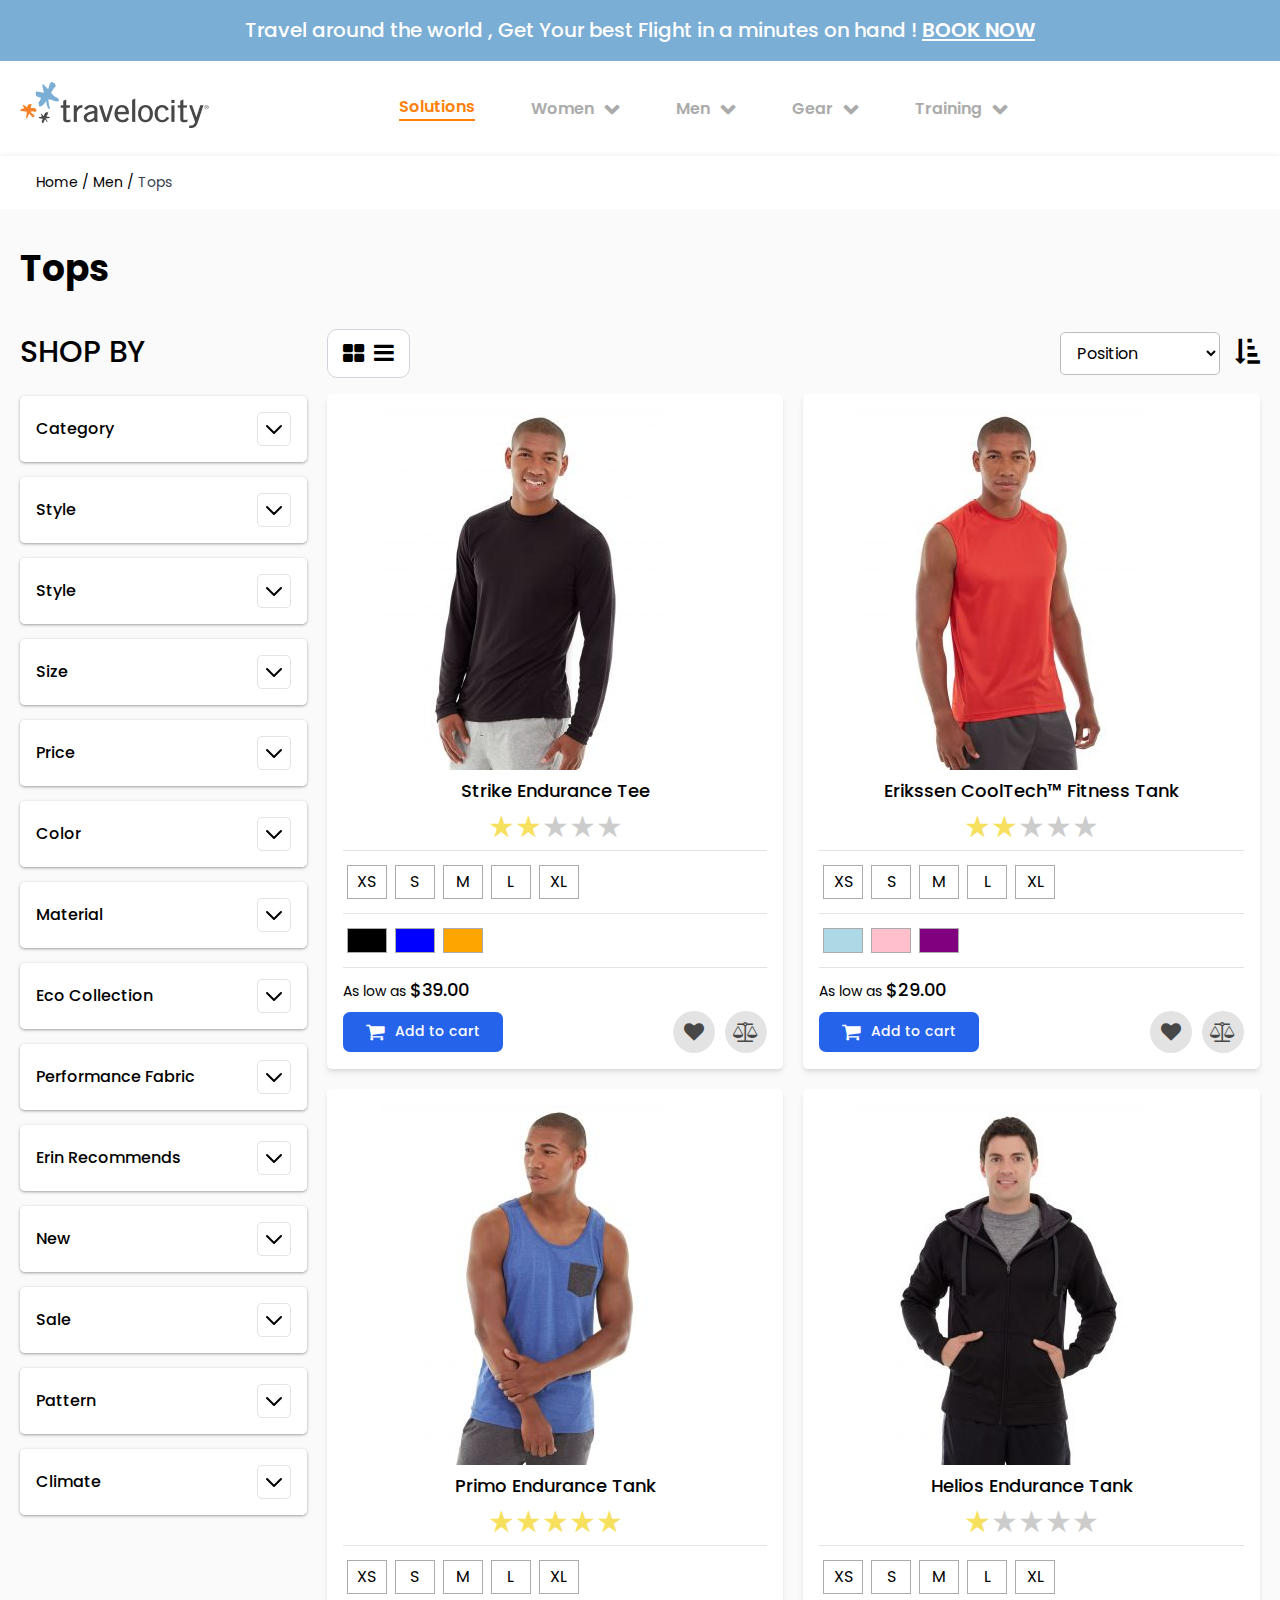
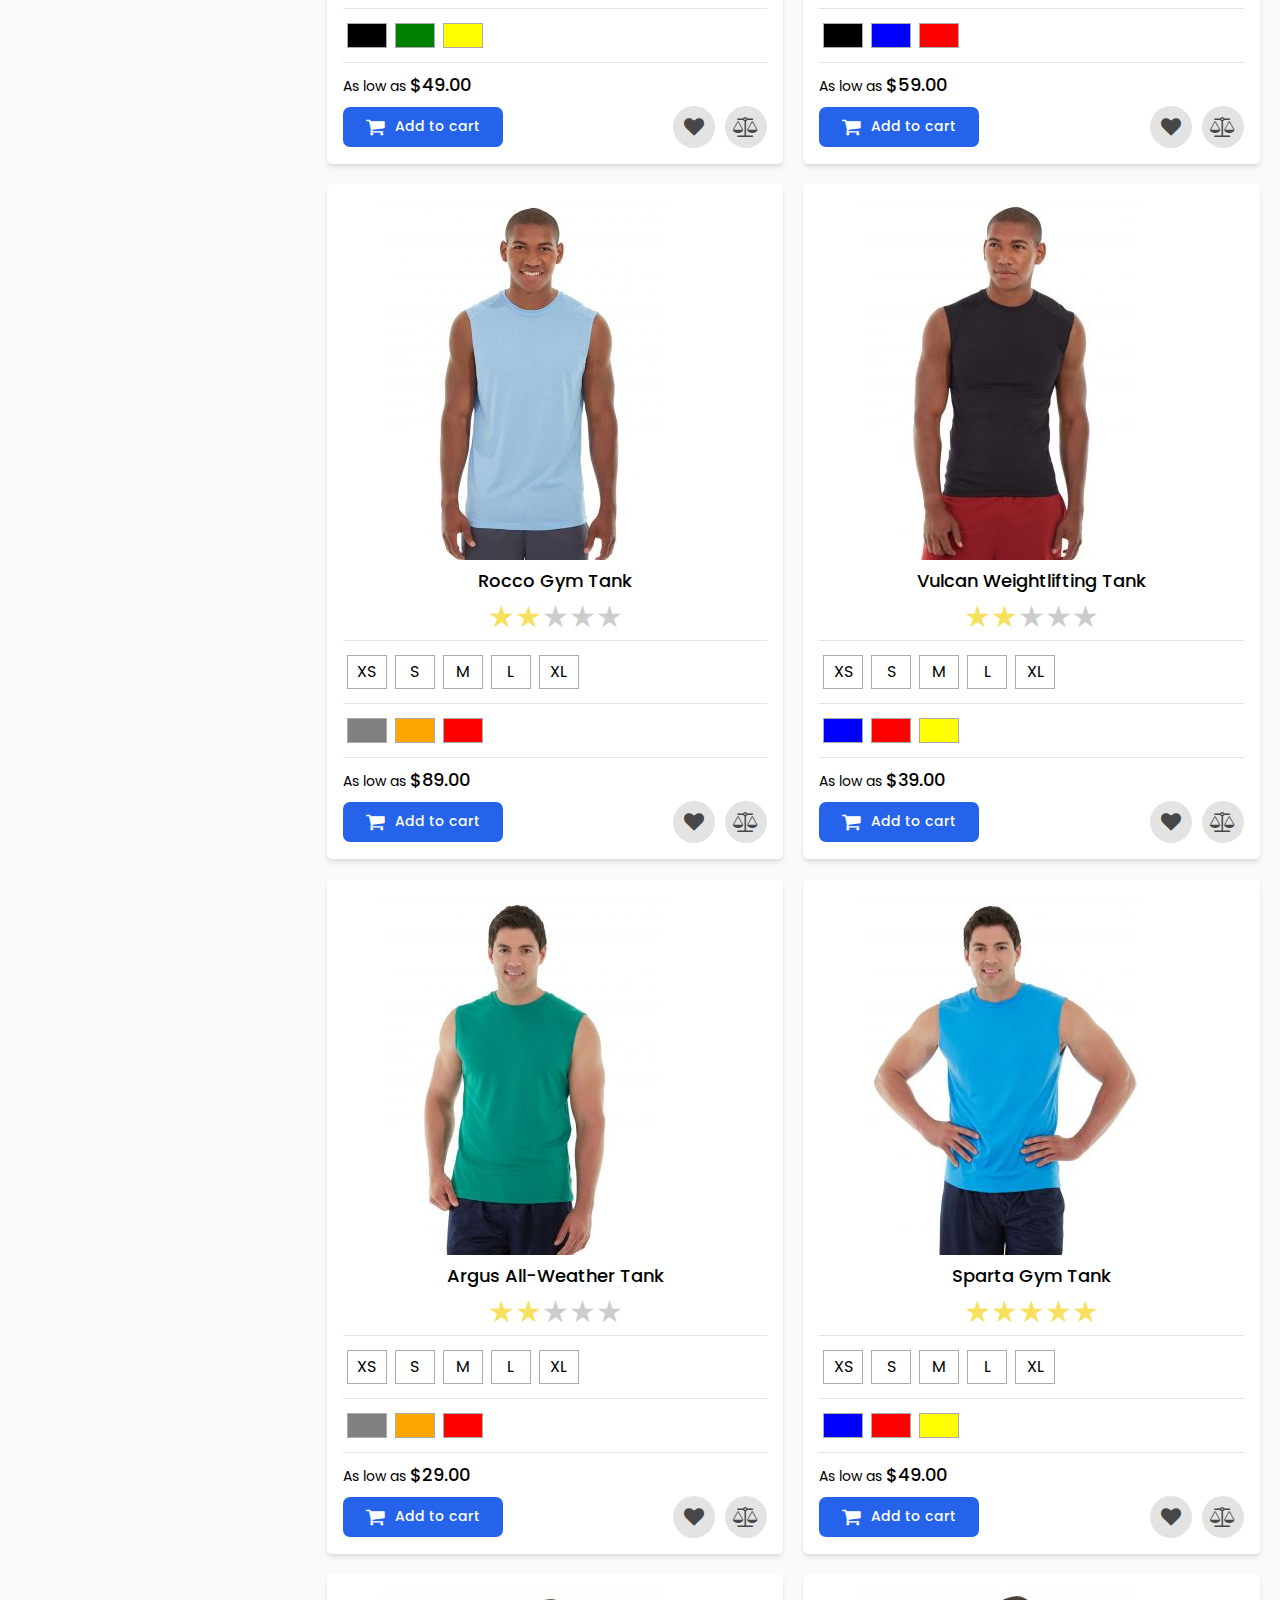
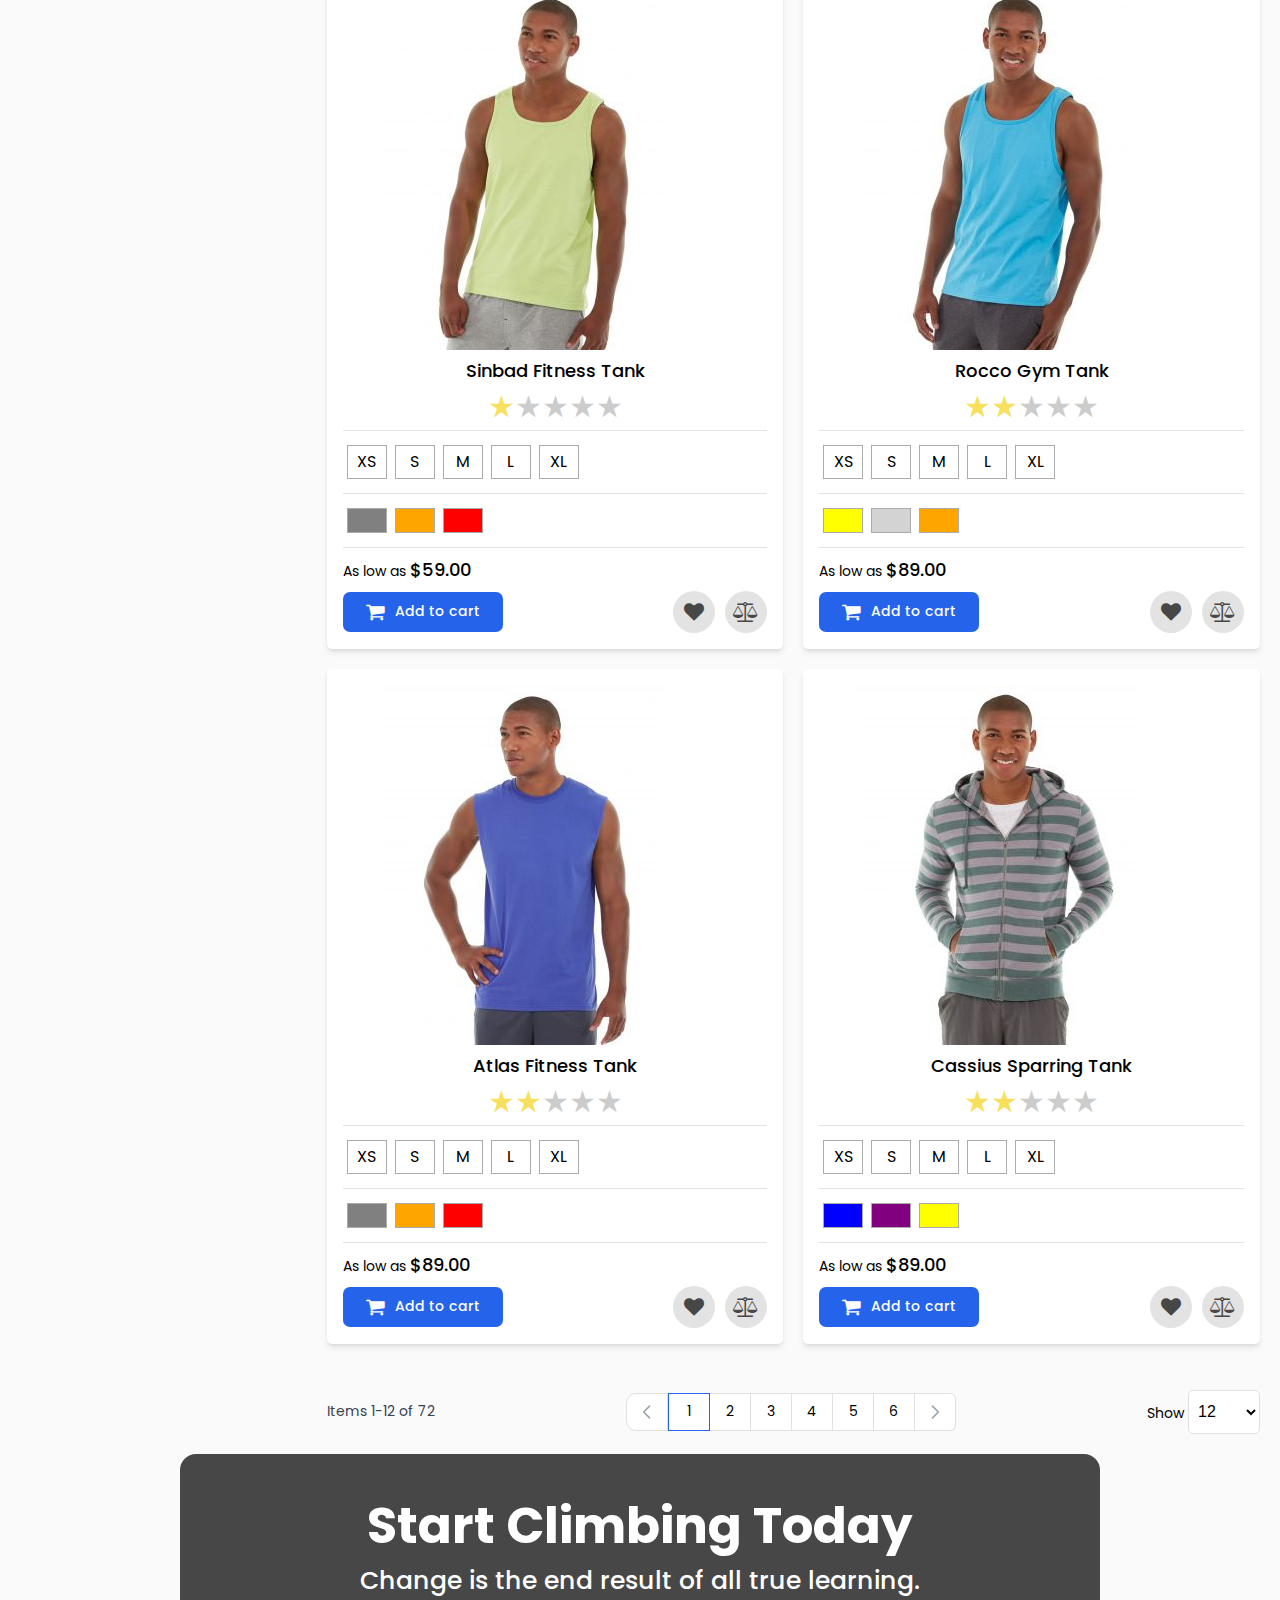
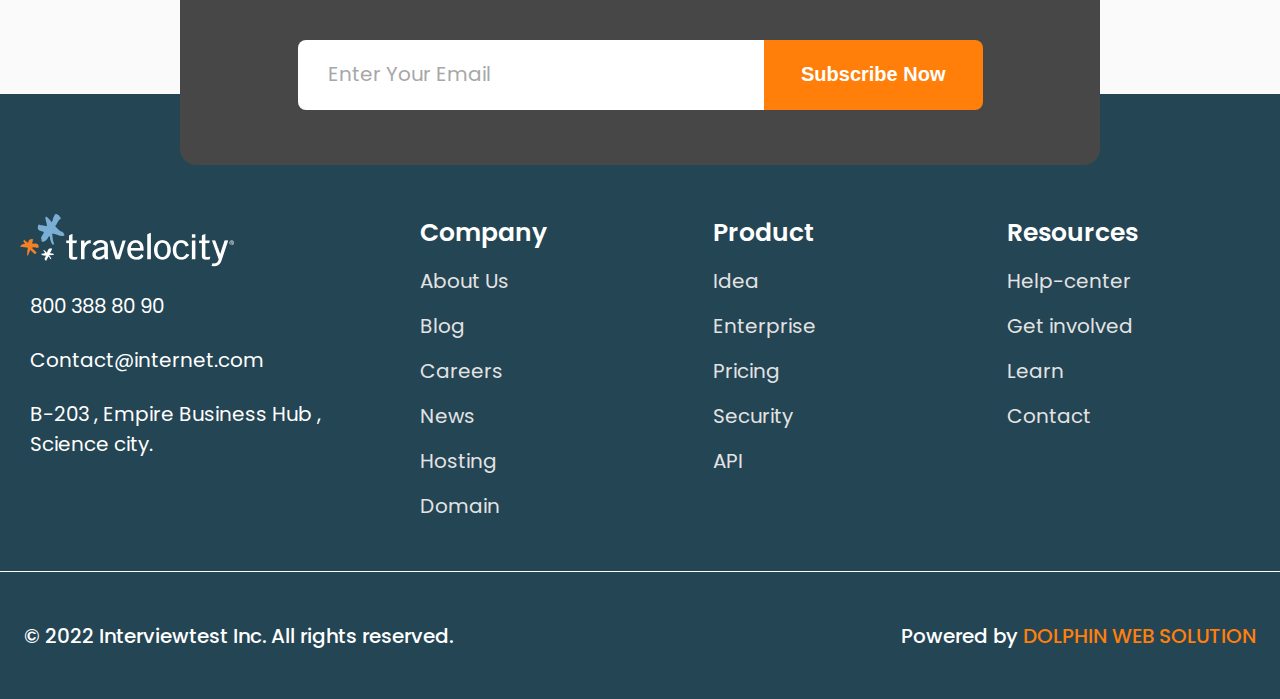
<file: category.html>
<!DOCTYPE html>
<html lang="en">

<head>
  <meta charset="UTF-8">
  <meta name="viewport" content="width=device-width, initial-scale=1.0">
  <title>TraveloCity</title>
  <!-- fontawesome cdn for icon  -->
  <link rel="stylesheet" href="https://cdnjs.cloudflare.com/ajax/libs/font-awesome/6.6.0/css/all.min.css"
    integrity="sha512-Kc323vGBEqzTmouAECnVceyQqyqdsSiqLQISBL29aUW4U/M7pSPA/gEUZQqv1cwx4OnYxTxve5UMg5GT6L4JJg=="
    crossorigin="anonymous" referrerpolicy="no-referrer" />
  <!-- jquery link -->
  <script src="https://cdnjs.cloudflare.com/ajax/libs/jquery/3.7.1/jquery.min.js"
    integrity="sha512-v2CJ7UaYy4JwqLDIrZUI/4hqeoQieOmAZNXBeQyjo21dadnwR+8ZaIJVT8EE2iyI61OV8e6M8PP2/4hpQINQ/g=="
    crossorigin="anonymous" referrerpolicy="no-referrer"></script>
  <link rel="stylesheet" href="assets/css/category.css">
  <link rel="stylesheet" href="assets/css/header-footer.css">
</head>

<body>
  <!-- header -->
  <header>
    <!-- top bar  -->
    <div class="first_header">
      <div class="container">
        <p>Travel around the world , Get Your best Flight in a minutes on hand ! <span class="book_now">BOOK NOW</span>
        </p>
      </div>
    </div>
    <!-- top bar ends  -->
    <!-- navbar -->
    <div>
      <div class="container">
        <div class="navbar">
          <button class="hamburger" id="hamburger"><i class="open_close fa-solid fa-bars"></i></button>
          <div class="logo"><a href="index.html"><img src="assets/images/logo.png" alt="logo"></a></div>
          <div class="navigations mega_menu">
            <nav>
              <a href="#" class="active">Solutions</a>
              <div class="navbar_dropdown">
                <a href="#" class="dropbtn">Women</a>
                <div class="dropdown_content">
                  <div class="sub_dropbtn">
                    <a href="javascript:void(0)" class="top_bottom_cloth">
                      <span class="heading_mega_menu">Tops</span>
                      <span class="right_arrow"></span>
                    </a>
                    <div class="sub_dropdown_content">
                      <a href="#">Jackets</a>
                      <a href="#">Hoodies and SweatShirts</a>
                      <a href="#">Tee</a>
                      <a href="#">Bras & Tanks</a>
                    </div>
                  </div>
                  <div class="sub_dropbtn">
                    <img src="assets/images/destinations/tajmahal.png" alt="taj mahal">
                  </div>
                  <div class="sub_dropbtn">
                    <a href="javascript:void(0)" class="top_bottom_cloth">
                      <span class="heading_mega_menu">Bottom</span>
                      <span class="right_arrow"></span>
                    </a>
                    <div class="sub_dropdown_content">
                      <a href="#">Pants</a>
                      <a href="#">Shorts</a>
                    </div>
                  </div>
                  <div class="sub_dropbtn">
                    <img src="assets/images/destinations/eiffel-tower.png" alt="eiffel-tower">
                  </div>
                </div>
              </div>
              <div class="navbar_dropdown">
                <a href="#" class="dropbtn">Men</a>
                <div class="dropdown_content">
                  <div class="sub_dropbtn">
                    <div>
                      <a href="javascript:void(0)">
                        <span class="heading_mega_menu">Tops</span>
                        <span class="right_arrow"></span>
                      </a>
                      <div class="sub_dropdown_content">
                        <a href="#">Jackets</a>
                        <a href="#">Hoodies and SweatShirts</a>
                        <a href="#">Tee</a>
                        <a href="#">Tanks</a>
                      </div>
                    </div>
                  </div>
                  <div class="sub_dropbtn">
                    <div>
                      <a href="javascript:void(0)">
                        <span class="heading_mega_menu">Bottom</span>
                        <span class="right_arrow"></span>
                      </a>
                      <div class="sub_dropdown_content">
                        <a href="#">Pants</a>
                        <a href="#">Shorts</a>
                      </div>
                    </div>
                  </div>
                </div>
              </div>
              <div class="navbar_dropdown">
                <a href="#" class="dropbtn">Gear</a>
                <div class="dropdown_content">
                  <a href="#" class=""><span>Bags</span><span></span></a>
                  <a href="#"><span>Fitness Equipment</span> <span></span></a>
                  <a href="#"><span>Watches</span> <span></span></a>
                </div>
              </div>
              <div class="navbar_dropdown">
                <a href="#" class="dropbtn">Training</a>
                <div class="dropdown_content">
                  <a href="#" class=""><span>Video Download</span><span></span></a>
                </div>
              </div>
            </nav>
          </div>
          <div class="icons">
            <div class="hide_in_mobile"><i class="fa-regular fa-user"></i></div>
            <div class="hide_in_mobile"><i class="fa-regular fa-heart"></i></div>
            <div><i class="fa-solid fa-bag-shopping"></i></div>
          </div>
        </div>
      </div>
    </div>
    <div class="mobile_outer_div">
      <nav class="mobile_nav">
        <button class="closeBtn"><i class="fa-solid fa-xmark"></i></button>
        <div class="dropdown dropdown_first_child">
          <a href="#">Solutions</a>
          <span></span>
        </div>
        <div class="mobile_nav_dropdown">
          <div class="dropdown">
            <a href="#" class="text">Women</a>
            <span class="up_down_arrow"></span>
          </div>
          <div class="content">
            <div class="content_option">
              <dl>
                <dt><b>Tops</b></dt>
                <dd>Jackets</dd>
                <dd>Hoddies & SweatShirts</dd>
                <dd>Tees</dd>
                <dd>Bras & Tanks</dd>
              </dl>
              <dl>
                <dt><b>Bottoms</b></dt>
                <dd>Pants</dd>
                <dd>Shorts</dd>
              </dl>
            </div>
          </div>
        </div>
        <div class="mobile_nav_dropdown">
          <div class="dropdown">
            <a href="#" class="text">Men</a>
            <span class="up_down_arrow"></span>
          </div>
          <div class="content">
            <div class="content_option">
              <dl></dl>
              <dt><b>Tops</b></dt>
              <dd>Jackets</dd>
              <dd>Hoddies & SweatShirts</dd>
              <dd>Tees</dd>
              <dd>Tanks</dd>
              </dl>
              <dl>
                <dt><b>Bottoms</b></dt>
                <dd>Pants</dd>
                <dd>Shorts</dd>
              </dl>
            </div>
          </div>
        </div>
        <div class="mobile_nav_dropdown">
          <div class="dropdown">
            <a href="#" class="text">Gear</a>
            <span class="up_down_arrow"></span>
          </div>
          <div class="content">
            <div class="content_option">
              <a href="#"><b>All Clear</b></a>
              <a href="#">Bags</a>
              <a href="#">Fitness Equipment</a>
              <a href="#">Watches</a>
            </div>
          </div>
        </div>
        <div class="dropdown">
          <a href="#">Pricing</a>
          <span></span>
        </div>
        <!-- <a href="#">Features</a>
        <a href="#">Integrations</a>
        <a href="#">Templates</a>
        <a href="#">Pricing</a> -->
      </nav>
    </div>
    <!-- navbar ends -->
  </header>
  <!-- header ends -->
  <!-- breadcrumbs -->
  <section class="breadcrumbs">
    <div class="container">
      <div class="breadcrumbs_val">Home / Men / <span>Tops</span> </div>
    </div>
  </section>
  <!-- breadcrumbs ends -->
  <section class="main_content">
    <div class="container">
      <h1 class="main_head">Tops</h1>
    </div>
    <div class="container">
      <div class="main_columns">
        <div class="sidebar">
          <div class="sidebar_header">
            <span>Shop By </span><span class="down_arrow">
              <svg xmlns="http://www.w3.org/2000/svg" fill="none" viewBox="0 0 24 24" stroke-width="2"
                stroke="currentColor">
                <path stroke-linecap="round" stroke-linejoin="round" d="M19 9l-7 7-7-7" />
              </svg>
            </span>
          </div>
          <div class="filters-content">
            <div class="filters">
              <div class="filter">
                <div class="filter-option">
                  <p><span>Category</span><span class="down_arrow">
                      <svg xmlns="http://www.w3.org/2000/svg" fill="none" viewBox="0 0 24 24" stroke-width="2"
                        stroke="currentColor">
                        <path stroke-linecap="round" stroke-linejoin="round" d="M19 9l-7 7-7-7" />
                      </svg>
                    </span></p>
                </div>
                <div class="filter-option-content">
                  <ol>
                    <li><a href="#">Tops</a><span>(48)</span></li>
                    <li><a href="#">Bottoms</a><span>(24)</span></li>
                  </ol>
                </div>
              </div>
              <div class="filter">
                <div class="filter-option">
                  <p><span>Style</span><span class="down_arrow">
                      <svg xmlns="http://www.w3.org/2000/svg" fill="none" viewBox="0 0 24 24" stroke-width="2"
                        stroke="currentColor">
                        <path stroke-linecap="round" stroke-linejoin="round" d="M19 9l-7 7-7-7" />
                      </svg>
                    </span></p>
                </div>
                <div class="filter-option-content">
                  <ol>
                    <li><a href="#">Base Layer</a><span>(15)</span></li>
                    <li><a href="#">Compression</a><span>(5)</span></li>
                    <li><a href="#">Leggings</a><span>(4)</span></li>
                    <li><a href="#">Sweatpants</a><span>(8)</span></li>
                    <li><a href="#">Tights</a><span>(1)</span></li>
                    <li><a href="#">Track Pants</a><span>(10)</span></li>
                    <li><a href="#">Workout Pants</a><span>(23)</span></li>
                  </ol>
                </div>
              </div>
              <div class="filter">
                <div class="filter-option">
                  <p>
                    <span>Style</span>
                    <span class="down_arrow">
                      <svg xmlns="http://www.w3.org/2000/svg" fill="none" viewBox="0 0 24 24" stroke-width="2"
                        stroke="currentColor">
                        <path stroke-linecap="round" stroke-linejoin="round" d="M19 9l-7 7-7-7" />
                      </svg>
                    </span>
                  </p>
                </div>
                <div class="filter-option-content">
                  <ol>
                    <li><a href="#">Insulated</a><span>(5)</span></li>
                    <li><a href="#">Jacket</a><span>(1)</span></li>
                    <li><a href="#">Lightweight</a><span>(6)</span></li>
                    <li><a href="#">Hooded</a><span>(3)</span></li>
                    <li><a href="#">Heavy Duty</a><span>(2)</span></li>
                    <li><a href="#">Rain Coat</a><span>(5)</span></li>
                  </ol>
                </div>
              </div>
              <div class="filter">
                <div class="filter-option">
                  <p>
                    <span>Size</span>
                    <span class="down_arrow">
                      <svg xmlns="http://www.w3.org/2000/svg" fill="none" viewBox="0 0 24 24" stroke-width="2"
                        stroke="currentColor">
                        <path stroke-linecap="round" stroke-linejoin="round" d="M19 9l-7 7-7-7" />
                      </svg>
                    </span>
                  </p>
                </div>
                <div class="filter-option-content">
                  <div class="dropdown_size">
                    <span>XS</span>
                    <span>S</span>
                    <span>M</span>
                    <span>L</span>
                    <span>XL</span>
                    <span>32</span>
                    <span>33</span>
                    <span>34</span>
                    <span>36</span>
                  </div>
                </div>
              </div>
              <div class="filter">
                <div class="filter-option">
                  <p><span>Price</span><span class="down_arrow">
                      <svg xmlns="http://www.w3.org/2000/svg" fill="none" viewBox="0 0 24 24" stroke-width="2"
                        stroke="currentColor">
                        <path stroke-linecap="round" stroke-linejoin="round" d="M19 9l-7 7-7-7" />
                      </svg>
                    </span></p>
                </div>
                <div class="filter-option-content">
                  <ol>
                    <li><a href="#">€10.00 - €19.99</a><span>(4)</span></li>
                    <li><a href="#">€20.00 - €29.99</a><span>(18)</span></li>
                    <li><a href="#">€30.00 - €39.99</a><span>(13)</span></li>
                    <li><a href="#">€40.00 - €49.99</a><span>(8)</span></li>
                    <li><a href="#">€50.00 - €59.99</a><span>(1)</span></li>
                    <li><a href="#">€60.00 - €69.99</a><span>(5)</span></li>
                    <li><a href="#">€90.00 and above</a><span>(1)</span></li>
                  </ol>
                </div>
              </div>
              <div class="filter">
                <div class="filter-option">
                  <p>
                    <span>Color</span>
                    <span class="down_arrow">
                      <svg xmlns="http://www.w3.org/2000/svg" fill="none" viewBox="0 0 24 24" stroke-width="2"
                        stroke="currentColor">
                        <path stroke-linecap="round" stroke-linejoin="round" d="M19 9l-7 7-7-7" />
                      </svg>
                    </span>
                  </p>
                </div>
                <div class="filter-option-content">
                  <div class="dropdown_size">
                    <span class="black"></span>
                    <span class="blue"></span>
                    <span class="brown"></span>
                    <span class="gray"></span>
                    <span class="lightgreen"></span>
                    <span class="lavender"></span>
                    <span class="orange"></span>
                    <span class="pink"></span>
                    <span class="red"></span>
                    <span class="white"></span>
                    <span class="yellow"></span>
                  </div>
                </div>
              </div>
              <div class="filter">
                <div class="filter-option">
                  <p><span>Material</span><span class="down_arrow">
                      <svg xmlns="http://www.w3.org/2000/svg" fill="none" viewBox="0 0 24 24" stroke-width="2"
                        stroke="currentColor">
                        <path stroke-linecap="round" stroke-linejoin="round" d="M19 9l-7 7-7-7" />
                      </svg>
                    </span></p>
                </div>
                <div class="filter-option-content">
                  <ol>
                    <li><a href="#">Cocona® performance fabric</a><span>(4)</span></li>
                    <li><a href="#">Cotton</a><span>(14)</span></li>
                    <li><a href="#">Fleece</a><span>(7)</span></li>
                    <li><a href="#">Hemp</a><span>(14)</span></li>
                    <li><a href="#">LumaTech™</a><span>(4)</span></li>
                    <li><a href="#">Mesh</a><span>(2)</span></li>
                    <li><a href="#">Lycra®</a><span>(5)</span></li>
                  </ol>
                </div>
              </div>
              <div class="filter">
                <div class="filter-option">
                  <p><span>Eco Collection</span><span class="down_arrow">
                      <svg xmlns="http://www.w3.org/2000/svg" fill="none" viewBox="0 0 24 24" stroke-width="2"
                        stroke="currentColor">
                        <path stroke-linecap="round" stroke-linejoin="round" d="M19 9l-7 7-7-7" />
                      </svg>
                    </span></p>
                </div>
                <div class="filter-option-content">
                  <ol>
                    <li><a href="#">Yes</a><span>(9)</span></li>
                    <li><a href="#">No</a><span>(63)</span></li>
                  </ol>
                </div>
              </div>
              <div class="filter">
                <div class="filter-option">
                  <p><span>Performance Fabric</span><span class="down_arrow">
                      <svg xmlns="http://www.w3.org/2000/svg" fill="none" viewBox="0 0 24 24" stroke-width="2"
                        stroke="currentColor">
                        <path stroke-linecap="round" stroke-linejoin="round" d="M19 9l-7 7-7-7" />
                      </svg>
                    </span></p>
                </div>
                <div class="filter-option-content">
                  <ol>
                    <li><a href="#">Yes</a><span>(20)</span></li>
                    <li><a href="#">No</a><span>(53)</span></li>
                  </ol>
                </div>
              </div>
              <div class="filter">
                <div class="filter-option">
                  <p><span>Erin Recommends</span><span class="down_arrow">
                      <svg xmlns="http://www.w3.org/2000/svg" fill="none" viewBox="0 0 24 24" stroke-width="2"
                        stroke="currentColor">
                        <path stroke-linecap="round" stroke-linejoin="round" d="M19 9l-7 7-7-7" />
                      </svg>
                    </span></p>
                </div>
                <div class="filter-option-content">
                  <ol>
                    <li><a href="#">Yes</a><span>(20)</span></li>
                    <li><a href="#">No</a><span>(53)</span></li>
                  </ol>
                </div>
              </div>
              <div class="filter">
                <div class="filter-option">
                  <p><span>New</span><span class="down_arrow">
                      <svg xmlns="http://www.w3.org/2000/svg" fill="none" viewBox="0 0 24 24" stroke-width="2"
                        stroke="currentColor">
                        <path stroke-linecap="round" stroke-linejoin="round" d="M19 9l-7 7-7-7" />
                      </svg>
                    </span></p>
                </div>
                <div class="filter-option-content">
                  <ol>
                    <li><a href="#">Yes</a><span>(19)</span></li>
                    <li><a href="#">No</a><span>(53)</span></li>
                  </ol>
                </div>
              </div>
              <div class="filter">
                <div class="filter-option">
                  <p><span>Sale</span><span class="down_arrow">
                      <svg xmlns="http://www.w3.org/2000/svg" fill="none" viewBox="0 0 24 24" stroke-width="2"
                        stroke="currentColor">
                        <path stroke-linecap="round" stroke-linejoin="round" d="M19 9l-7 7-7-7" />
                      </svg>
                    </span></p>
                </div>
                <div class="filter-option-content">
                  <ol>
                    <li><a href="#">Yes</a><span>(19)</span></li>
                    <li><a href="#">No</a><span>(53)</span></li>
                  </ol>
                </div>
              </div>
              <div class="filter">
                <div class="filter-option">
                  <p><span>Pattern</span><span class="down_arrow">
                      <svg xmlns="http://www.w3.org/2000/svg" fill="none" viewBox="0 0 24 24" stroke-width="2"
                        stroke="currentColor">
                        <path stroke-linecap="round" stroke-linejoin="round" d="M19 9l-7 7-7-7" />
                      </svg>
                    </span></p>
                </div>
                <div class="filter-option-content">
                  <ol>
                    <li><a href="#">Color-Blocked</a><span>(4)</span></li>
                    <li><a href="#">Solid</a><span>(67)</span></li>
                    <li><a href="#">Striped</a><span>(3)</span></li>
                  </ol>
                </div>
              </div>
              <div class="filter">
                <div class="filter-option">
                  <p><span>Climate</span><span class="down_arrow">
                      <svg xmlns="http://www.w3.org/2000/svg" fill="none" viewBox="0 0 24 24" stroke-width="2"
                        stroke="currentColor">
                        <path stroke-linecap="round" stroke-linejoin="round" d="M19 9l-7 7-7-7" />
                      </svg>
                    </span></p>
                </div>
                <div class="filter-option-content">
                  <ol>
                    <li><a href="#">All-Weather</a><span>(51)</span></li>
                    <li><a href="#">Cold</a><span>(8)</span></li>
                    <li><a href="#">Cool</a><span>(33)</span></li>
                    <li><a href="#">Indoor</a><span>(50)</span></li>
                    <li><a href="#">Mild</a><span>(9)</span></li>
                    <li><a href="#">Rainy</a><span>(6)</span></li>
                    <li><a href="#">Spring</a><span>(33)</span></li>
                    <li><a href="#">Warm</a><span>(35)</span></li>
                    <li><a href="#">Windy</a><span>(27)</span></li>
                    <li><a href="#">Wintry</a><span>(13)</span></li>
                    <li><a href="#">Hot</a><span>(8)</span></li>
                  </ol>
                </div>
              </div>
            </div>
          </div>
        </div>
        <div class="all_products">
          <div class="menu_filter">
            <div class="left_filters">
              <span class="grid_view_icon"></span>
              <span class="one_column_view"></span>
            </div>
            <div class="right_filters">
              <div class="filter_option">
                <select name="filter" id="filter">
                  <option value="Position">Position</option>
                  <option value="Product_Name">Product Name</option>
                  <option value="Price">Price</option>
                </select>
              </div>
              <div class="sorting">
                <spna class="sort_icon"></spna>
              </div>
            </div>
          </div>
          <div class="products">
            <div id="product-cards" class="product-cards"></div>
          </div>
          <div class="pagination_section">
            <div class="item_count">
              <p>Items 1-12 of 72</p>
            </div>
            <ul class="pagination">
              <li class="pagination-btn prev-btn">
                <svg xmlns="http://www.w3.org/2000/svg" fill="none" viewBox="0 0 24 24" stroke-width="2"
                  stroke="currentColor" width="20" height="20" aria-hidden="true">
                  <path stroke-linecap="round" stroke-linejoin="round" d="M15 19l-7-7 7-7"></path>
                </svg>
              </li>
              <li class="pagination-btn page-number clicked">1</li>
              <li class="pagination-btn page-number">2</li>
              <li class="pagination-btn page-number">3</li>
              <li class="pagination-btn page-number">4</li>
              <li class="pagination-btn page-number">5</li>
              <li class="pagination-btn page-number">6</li>
              <li class="pagination-btn next-btn">
                <svg xmlns="http://www.w3.org/2000/svg" fill="none" viewBox="0 0 24 24" stroke-width="2"
                  stroke="currentColor" width="20" height="20" aria-hidden="true">
                  <path stroke-linecap="round" stroke-linejoin="round" d="M9 5l7 7-7 7"></path>
                </svg>
              </li>
            </ul>
            <div class="numof_products">
              <label>Show</label>
              <select>
                <option value="12">12</option>
                <option value="24">24</option>
                <option value="36">36</option>
              </select>
            </div>
          </div>
        </div>
      </div>
  </section>
  <!-- footer  -->
  <footer>
    <div class="subscribe">
      <span>Start Climbing Today</span>
      <p>Change is the end result of all true learning.</p>
      <form action="">
        <div class="input_box">
          <input type="text" placeholder="Enter Your Email" required>
          <button>Subscribe Now</button>
        </div>
      </form>
    </div>
    <div class="footer_out">
      <div class="container">
        <div class="footer">
          <div class="compnay_details">
            <a href="#"><img src="assets/images/footer_logo.png" alt="footer logo"></a>
            <a href="tel:+800 388 80 90"><span><i class="fa-solid fa-phone"></i></span>
              <p>800 388 80 90</p>
            </a>
            <a href="mailto:Contact@internet.com"><span><i class="fa-solid fa-envelope"></i></i></span>
              <p>Contact@internet.com</p>
            </a>
            <a href="https://maps.app.goo.gl/jf4ojJbK2BVJPXLR6"><span><i class="fa-solid fa-compass"></i></span>
              <p>B-203 , Empire Business Hub , Science city.</p>
            </a>
            <div class="footer_icons">
              <div class="icon"><i class="fa-brands fa-linkedin"></i></div>
              <div class="icon"><i class="fa-brands fa-instagram"></i></div>
              <div class="icon"><i class="fa-brands fa-facebook"></i></div>
              <div class="icon"><i class="fa-brands fa-twitter"></i></div>
            </div>
          </div>
          <div class="company_navigation footer_navs">
            <p href="" class="footer_nav_header">Company</p>
            <a href="">About Us</a>
            <a href="">Blog</a>
            <a href="">Careers</a>
            <a href="">News</a>
            <a href="">Hosting</a>
            <a href="">Domain</a>
          </div>
          <div class="company_product footer_navs">
            <p href="" class="footer_nav_header">Product</p>
            <a href="">Idea</a>
            <a href="">Enterprise</a>
            <a href="">Pricing</a>
            <a href="">Security</a>
            <a href="">API</a>
          </div>
          <div class="company_resources footer_navs">
            <p href="" class="footer_nav_header">Resources</p>
            <a href="">Help-center</a>
            <a href="">Get involved</a>
            <a href="">Learn</a>
            <a href="">Contact</a>
          </div>
        </div>
        <div class="footer_dropdown_mobile">
          <div class="dropdown_content">
            <div class="dropdown_footer">
              <div class="dropdown_text">Company</div>
              <p class="dropdown_right_arrow"><i class="fa-solid fa-angle-down"></i></p>
            </div>
            <div class="hidden_dropdown">
              <div class="dropdown_options">
                <a href="">About Us</a>
                <a href="">Blog</a>
                <a href="">Careers</a>
                <a href="">News</a>
                <a href="">Hosting</a>
                <a href="">Domain</a>
              </div>
            </div>
          </div>
          <div class="dropdown_content">
            <div class="dropdown_footer">
              <div class="dropdown_text">Product</div>
              <p class="dropdown_right_arrow"><i class="fa-solid fa-angle-down"></i></p>
            </div>
            <div class="hidden_dropdown">
              <div class="dropdown_options">
                <a href="">Idea</a>
                <a href="">Enterprise</a>
                <a href="">Pricing</a>
                <a href="">Security</a>
                <a href="">API</a>
              </div>
            </div>
          </div>
          <div class="dropdown_content">
            <div class="dropdown_footer">
              <div class="dropdown_text">Resources</div>
              <p class="dropdown_right_arrow"><i class="fa-solid fa-angle-down"></i></p>
            </div>
            <div class="hidden_dropdown">
              <div class="dropdown_options">
                <a href="">Help-center</a>
                <a href="">Get involved</a>
                <a href="">Learn</a>
                <a href="">Contact</a>
              </div>
            </div>
          </div>
        </div>
      </div>
    </div>
    </div>
    <!-- copyright -->
    <div class="copyright">
      <div class="container copyright">
        <div class="copyright_text">
          <p>© 2022 Interviewtest Inc. All rights reserved.</p>
        </div>
        <div class="poweredby_text">
          <p>Powered by <span>DOLPHIN WEB SOLUTION</span></p>
        </div>
      </div>
    </div>
    <!-- copyright ends -->
  </footer>
  <!-- header ends -->
  <!-- js links -->
  <script src="assets/js/category.js"></script>
  <script src="assets/js/script.js"></script>
</body>

</html>
</file>
<file: assets/css/category.css>
@import url("./typography.css");
/* breadcrumbs css */
.breadcrumbs {
  box-shadow: rgba(99, 99, 99, 0.2) 0px 2px 8px 0px;
}
.breadcrumbs_val {
  padding: 16px;
  font-size: 14px;
}
.breadcrumbs_val span {
  color: var(--gun_powder);
}
.main_content .main_head {
  font-size: 36px;
  padding: 40px 0;
  line-height: 40px;
}
.main_content .main_columns {
  display: flex;
  gap: 20px;
}
.main_columns .sidebar_header {
  font-size: 30px;
  font-weight: 500;
  text-transform: uppercase;
}
.sidebar .sidebar_header.sidebar_header_border {
  border: 0;
}
.sidebar {
  flex: 0 0 23.143%;
}
.sidebar .down_arrow {
  border: 1px solid var(--platinum);
  padding: 4px;
  border-radius: 5px;
  display: flex;
}
.sidebar_header .down_arrow {
  border: 1px solid var(--platinum);
  padding: 4px;
  border-radius: 5px;
  display: none;
}
/* filter-dropdown  */
.filters .filter {
  box-shadow: rgba(60, 64, 67, 0.3) 0px 1px 2px 0px,
    rgba(60, 64, 67, 0.15) 0px 1px 3px 1px;
  border-radius: 5px;
  margin: 5px 0 15px 0;
  background-color: var(--white);
}
.filters-content {
  padding-top: 16px;
  display: flex;
  flex-direction: column;
}
.filter-option {
  background-color: var(--white);
  border-radius: 5px;
}
.filter-option-content {
  display: none;
  margin: 0 16px;
  padding: 16px 0;
  border-top: 1px solid var(--mercury);
}
.filters-content p {
  padding: 16px;
}
.filters-content .filter-option p {
  display: flex;
  justify-content: space-between;
  align-items: center;
  cursor: pointer;
}
.filters-content .filter-option-content ol li {
  display: flex;
  margin-top: 10px;
  justify-content: space-between;
}
.filters-content .filter_dropdown {
  display: block;
}
.filters .filter-option-content .dropdown_size span {
  text-align: center;
  width: 38px;
  height: 25px;
  display: inline-block;
  border: 1px solid var(--silver_chalice);
  margin-top: 8px;
  margin-right: 4px;
}
/* products css */
.main_content {
  background-color: var(--ghost_white);
  padding-bottom: 230px;
}
.all_products {
  flex: 1;
}
.all_products .menu_filter {
  display: flex;
  justify-content: space-between;
  align-items: center;
  flex: 1;
}
.all_products .left_filters {
  display: flex;
  justify-content: center;
  gap: 10px;
  align-items: center;
  padding: 10px 15px;
  border: 1px solid #d1d5db;
  border-radius: 10px;
  background-color: var(--white);
}
.all_products .left_filters .grid_view_icon::before {
  content: "\f009";
  font-family: "font-awesome";
  font-size: 23px;
  cursor: pointer;
  position: relative;
  top: 2px;
}
.all_products .left_filters .one_column_view::before {
  content: "\f0c9";
  font-family: "font-awesome";
  font-size: 23px;
  cursor: pointer;
  position: relative;
  top: 1px;
}
.all_products .right_filters {
  display: flex;
  justify-content: center;
  align-items: center;
  gap: 15px;
}
.all_products .right_filters .sorting::before {
  content: "\f160";
  font-family: "font-awesome";
  font-size: 25px;
}
.right_filters .filter_option select {
  padding: 8px 12px;
  font-size: 16px;
  font-family: "poppins";
  outline: none;
  border-radius: 5px;
  background-color: var(--white);
  border: 1px solid var(--cotton_seed);
}
.products .product-cards {
  display: grid;
  grid-template-columns: repeat(3, 1fr);
  grid-gap: 20px;
  padding: 1rem 0;
}
.product_card {
  background-color: var(--white);
  padding: 16px;
  box-shadow: rgba(0, 0, 0, 0.1) 0px 4px 6px -1px,
    rgba(0, 0, 0, 0.06) 0px 2px 4px -1px;
  border-radius: 5px;
  transition: all 0.3s ease-in-out;
}
.products .product_card .product_details {
  display: flex;
  flex-direction: column;
  flex-grow: 1;
}
.products .product_card .product_details .name {
  font-size: 18px;
  font-weight: 500;
  text-align: center;
  overflow: hidden;
  text-overflow: ellipsis;
  display: -webkit-box;
  -webkit-line-clamp: 2;
  -webkit-box-orient: vertical;
}
.products .product_card .product_details .size {
  display: flex;
  justify-content: flex-start;
  flex-wrap: wrap;
  align-items: center;
  text-align: center;
  padding: 10px 0;
  border-top: 1px solid var(--platinum);
  border-bottom: 1px solid var(--platinum);
}
.size-option {
  padding: 5px;
  display: inline-block;
  border: 1px solid transparent;
  margin: 5px;
}
.size-option.selected {
  outline: 2px solid blue !important;
}
.products .product_card .product_details .size span {
  width: 22px;
  /* height: 25px; */
  padding: 3.5px 8px;
  margin: 4px;
  border: 1px solid var(--silver_chalice);
  font-size: 16px;
  /* line-height: 25px; */
  cursor: pointer;
}
.products .product_card .product_details .price span {
  font-size: 18px;
  font-weight: 500;
}
.products .product_card .product_details .price {
  font-size: 14px;
  font-weight: 400;
  margin: 8px 0;
}
/* rating star */
/* component */
.product_details .star-rating {
  display: flex;
  flex-direction: row-reverse;
  font-size: 30px;
  justify-content: center;
  text-align: center;
  margin: 0 auto;
  width: 100%;
}
.product_details .star-rating input {
  display: none;
}
.product_details .star-rating label {
  color: #ccc;
  cursor: pointer;
}
.product_details .star-rating :checked ~ label {
  color: var(--light_gold);
}
.product_details .star-rating label:hover,
.product_details .star-rating label:hover ~ label {
  color: var(--light_gold);
}
/* rating start css ends */
.products .product_card .product_details .color {
  display: flex;
  justify-content: flex-start;
  align-items: center;
  text-align: center;
  padding: 10px 0;
  border-bottom: 1px solid var(--platinum);
}
.products .product-cards .like {
  color: var(--red) !important;
}
.products .product_card .product_details .color span {
  width: 22px;
  height: 15px;
  padding: 4px 8px;
  margin: 4px;
  border: 1px solid var(--silver_chalice);
  cursor: pointer;
}
.products .product_card .product_details .color .blackColor {
  background-color: var(--black);
}
.products .product_card .product_details .color .blueColor {
  background-color: var(--blue);
}
.products .product_card .product_details .color .redColor {
  background-color: var(--red);
}
.products
  .product_card
  .product_details
  .cart_wishlist
  .cartbtn
  button::before {
  content: "\f07a";
  font-family: "font-awesome";
  font-size: 20px;
}
.products .product_card .product_details .cart_wishlist .wishlist::before {
  content: "\f004";
  font-family: "font-awesome";
  font-size: 20px;
  transition: all 0.3s ease-in-out;
}
.products .product_card .product_details .cart_wishlist .compare::before {
  content: "\f24e";
  font-family: "font-awesome";
  font-size: 20px;
  transition: all 0.3s ease-in-out;
}
.product_card .cart_wishlist {
  display: flex;
  justify-content: space-between;
  align-items: center;
}
.product_card .cart_wishlist .cartbtn button {
  display: flex;
  align-items: center;
  gap: 10px;
  padding: 9.5px 23px;
  font-size: 14px;
  color: var(--white);
  background-color: var(--blue);
  border: none;
  border-radius: 7px;
  font-weight: 600;
  transition: all 0.3s ease-in-out;
  font-weight: 500;
  font-family: "Poppins";
}
.product_card .cart_wishlist .sub_btn {
  display: flex;
  align-items: center;
  gap: 10px;
}
.product_card .cart_wishlist .sub_btn span {
  display: flex;
  justify-content: center;
  align-items: center;
  width: 42px;
  height: 42px;
  border-radius: 50%;
  border: none;
  background-color: var(--mercury);
  color: var(--black_cow);
}
.products .product_card .product_details .cart_wishlist .wishlist:hover {
  color: var(--red);
  cursor: pointer;
}
.products .product_card .product_details .cart_wishlist .compare:hover {
  color: var(--artyclick_orange);
  cursor: pointer;
}
.cart_wishlist .compare_hover {
  color: var(--artyclick_orange) !important;
}
.products .product_card:hover {
  background-color: transparent;
}
.product_card .cart_wishlist .cartbtn button:hover {
  background-color: var(--hover_blue);
  box-shadow: rgba(50, 50, 93, 0.25) 0px 30px 60px -12px,
    rgba(0, 0, 0, 0.3) 0px 18px 36px -18px;
}
/* pagination section css */
.pagination_section {
  margin: 30px 0;
  display: flex;
  justify-content: space-between;
  align-items: center;
  font-size: 14px;
  flex-wrap: wrap;
}
.pagination_section .item_count p {
  color: var(--bright_gray);
}
.pagination_section .pagination {
  display: inline-flex;
  justify-content: center;
  align-items: center;
  border-radius: 8px;
  background-color: #f9f9f9;
  list-style-type: none;
  margin: 0;
  padding-left: 0;
}
.pagination_section .pagination-btn {
  display: flex;
  justify-content: center;
  align-items: center;
  border: 1px solid #e0e0e0;
  background: var(--white);
  cursor: pointer;
  transition: all 0.2s;
  width: 40px;
  height: 36px;
}
.pagination_section .prev-btn {
  border-top-left-radius: 10px;
  border-bottom-left-radius: 10px;
}
.pagination_section .next-btn {
  border-left: 0;
  border-top-right-radius: 6px;
  border-bottom-right-radius: 6px;
}
.pagination_section .prev-btn,
.pagination_section .next-btn {
  color: var(--cool_grey);
}
.pagination_section .prev-btn:hover,
.pagination_section .next-btn:hover {
  color: var(--cotton_seed) !important;
}
.pagination_section .page-number {
  border: 1px solid #e0e0e0;
  border-left: none; /* Remove the left border */
  text-align: center;
  background-color: white;
  cursor: pointer;
}
.pagination_section .page-number:first-child {
  border-left: 1px solid #e0e0e0;
}
.pagination_section .page-number:last-child {
  border-right: none;
}
.pagination_section .page-number.clicked {
  border-color: #2563eb;
  border-left: 1px solid var(--blue);
}
.pagination_section .pagination-btn:hover {
  color: var(--cotton_seed);
}
.pagination_section .pagination-btn:focus {
  outline: none;
}
.pagination_section .numof_products select {
  background-color: var(--white);
  width: 72px;
  height: 44px;
  padding: 5px;
  outline: none;
  border: 1px solid #e0e0e0;
  border-radius: 5px;
  font-size: 16px;
}
/* filter css */
.filters .filter-option-content .black {
  background-color: var(--black);
}
.filters .filter-option-content .blue {
  background-color: var(--blue);
}
.filters .filter-option-content .brown {
  background-color: var(--brown);
}
.filters .filter-option-content .gray {
  background-color: var(--cool_grey);
}
.filters .filter-option-content .lightgreen {
  background-color: var(--lightgreen);
}
.filters .filter-option-content .lavender {
  background-color: var(--lavender);
}
.filters .filter-option-content .orange {
  background-color: var(--artyclick_orange);
}
.filters .filter-option-content .pink {
  background-color: var(--pink);
}
.filters .filter-option-content .red {
  background-color: var(--red);
}
.filters .filter-option-content .white {
  background-color: var(--white);
}
.filters .filter-option-content .yellow {
  background-color: var(--yellow);
}
.filters .filter-option p {
  font-size: 16px;
  line-height: 20px;
  font-weight: 500;
}
.down_arrow svg {
  transition: all 0.3s ease-in-out;
  width: 24px;
  height: 24px;
}
.filters .down_arrow.rotate_arrow svg {
  transform: rotate(180deg);
}
.sidebar_header .down_arrow.rotate_arrow svg {
  transform: rotate(180deg);
}
@media screen and (max-width: 1280px) {
  .products .product-cards {
    grid-template-columns: repeat(2, 1fr);
  }
}
@media screen and (max-width: 1024px) {
  .product_card .cart_wishlist .cartbtn button span {
    display: none;
  }
  .pagination_section .pagination {
    width: 100%;
    order: 1;
    text-align: center;
    margin-bottom: 12px;
  }
  .pagination_section .item_count {
    width: 50%;
    order: 2;
    text-align: left;
  }
  .pagination_section .numof_products {
    width: 50%;
    order: 2;
    text-align: right;
  }
}
@media screen and (max-width: 767px) {
  .all_products {
    margin-top: 50px;
  }
  .product_card .cart_wishlist .cartbtn button span {
    display: block;
  }
  .main_content .main_columns {
    flex-direction: column;
  }
  .sidebar .sidebar_header {
    font-size: 16px;
  }
  .sidebar_header .down_arrow {
    border: 1px solid var(--platinum);
    padding: 7px;
    border-radius: 5px;
    display: flex;
  }
  .sidebar .down_arrow {
    border: 1px solid var(--platinum);
    background-color: var(--white);
  }
  .sidebar {
    background-color: var(--ghost_white);
    border: 1px solid var(--mercury);
  }
  .sidebar .filters-content {
    display: none;
    padding: 0 20px;
  }
  .sidebar {
    background-color: #f5f5f5;
  }
  .sidebar .sidebar_header {
    display: flex;
    justify-content: space-between;
    align-items: center;
    padding: 20px 15px;
    border: 1px solid var(--mercury);
  }
  .sidebar .down_arrow:before {
    background-color: var(--white);
  }
  .filters-content.main_toggle {
    display: block;
  }
  .product_card .image {
    text-align: center;
  }
}
@media screen and (min-width: 767px) {
  .sidebar_header .down_arrow:before {
    display: none;
  }
}
@media screen and (max-width: 640px) {
  .products .product-cards {
    grid-template-columns: repeat(1, 1fr);
  }
}
@media (max-width: 767) {
  .sidebar_header:focus-within {
    border: none;
  }
  .sidebar_header:focus-within + .sidebar {
    border: 1px solid var(--mercury);
  }
}
</file>
<file: assets/css/header-footer.css>
@import url("./typography.css");

/* header css */
header .first_header {
  background-color: var(--glacier);
  display: flex;
  justify-content: center;
  align-items: center;
  text-align: center;
  color: var(--white);
  font-size: 20px;
  font-weight: 500;
  line-height: 26.6px;
}

.first_header p {
  padding: 17px 0;
}


.first_header .book_now {
  text-decoration: underline;
  background-color: var(--glacier);
  border: none;
  color: var(--white);
  font-size: 20px;
  font-weight: 600;
  text-underline-offset: 2px;
  text-decoration-thickness: 2px;
  line-height: 26.6px;
}

.navbar {
    display: flex;
    align-items: center;
    justify-content: space-between;
    position: relative;
}

.active {
  color: var(--artyclick_orange) !important;
  border-bottom: 2px solid var(--artyclick_orange);
}

.navbar .navigations nav {
    display: flex;
    align-items: center;
    gap: 56px;
}

.navbar_dropdown {
    padding: 35px 0;
    position: relative;
}

.navbar nav a {
  color: var(--silver_chalice);
  font-size: 16px;
  font-weight: 600;
  line-height: 24px;
  transition: color 0.3s ease-in-out;
}

.navbar nav .dropbtn:hover {
  color: var(--artyclick_orange) !important;
  border-bottom: 2px solid var(--artyclick_orange);
}

.navbar nav .dropbtn::after{
  content: "\f078";
  font-family: "font-awesome";
  margin-left: 10px;
}

.navbar .icons {
  display: flex;
  gap: 16px;
  justify-content: center;
  align-items: center;
}

.navbar .icons i {
  width: 24px;
  height: 24px;
}

.navbar .icons div {
  font-size: 24px;
  transition: all 0.3s ease-in-out;
  cursor: pointer;
}

.navbar .icons div {
  margin: 0 5px;
  color: var(--silver_chalice);
}

.mobile_outer_div {
  position: relative;
}

/* navbar dropdown css */

.dropdown .dropbtn {
    font-size: 16px;    
    border: none;
    outline: none;
    color: white;
    padding: 14px 16px;
    background-color: inherit;
}

.navbar_dropdown .dropdown_content {
    top: 70px;
    display: none;
    position: absolute;
    background-color: #f9f9f9;
    min-width: 250px;
    box-shadow: 0px 8px 16px 0px rgba(0,0,0,0.2);
    z-index: 1;
    border: 1px solid var(--cotton_seed);
}

.navbar_dropdown .dropdown_content a {
    float: none;
    color: black;
    padding: 10px 12px;
    text-decoration: none;
    display: block;
    text-align: left;
}

.navbar_dropdown .dropdown_content a:hover {
  background-color: var(--mercury);
}

.navbar_dropdown .dropdown_content .sub_dropbtn {
    cursor: pointer;
}
  
  .navbar_dropdown .dropdown_content .sub_dropbtn a {
    display: flex;
    align-items: center;
    justify-content: space-between;
    flex: 1;
    padding: 10px;
}

.sub_dropbtn {
  position: relative;
}

.sub_dropbtn img{
  display: none;
}

.sub_dropdown_content {
    display: none;
    background-color: var(--white);
    min-width: 250px;
    position: absolute;
    left: 100%;
    top: 0;
    z-index: 99;
    box-shadow: 0px 8px 16px 0px rgba(0,0,0,0.2);
    border: 1px solid var(--cotton_seed);
}

.navbar_dropdown:hover .dropdown_content {
    display: block;
}
.sub_dropbtn:hover .sub_dropdown_content{
  display: block;
}

.up_down_arrow.arrow_flip {
  transform: rotate(180deg); 
}

.navbar_dropdown  span.right_arrow:before {
    content: '\f054';
    font-family: 'font-awesome';
}

/* mega menu css */
.mega_menu .navbar_dropdown .dropdown_content {
    min-width: 1440px;
    left: 0;
    transform: translateX(-50%,-50%);
}

.mega_menu .navbar_dropdown {
    position: unset;
}

.mega_menu .navbar_dropdown:hover .dropdown_content {
    display: flex;
    padding: 30px 50px;
    /* justify-content: center; */
    border: none;
    gap: 40px;
}

.mega_menu .sub_dropdown_content {
    display: block;
    background-color: transparent;
    min-width: 250px;
    position: relative;
    left: unset;
    box-shadow: none;
    border: 0;
}

.mega_menu .dropdown_content .sub_dropbtn{
  width: 25%;
}

.mega_menu .navbar_dropdown .dropdown_content .sub_dropbtn a {
    display: flex;
    align-items: center;
    padding: 10px;
}

.mega_menu .sub_dropbtn img{
  display: block;
  max-width: 250px;
}

.mega_menu .navbar_dropdown  span.right_arrow{
  display: none;
}

.mega_menu .sub_dropbtn .heading_mega_menu{
  color: var(--artyclick_orange);
}
/* mega menu css ends */

/* navbar dropdown css */
.mobile_nav {
    position: fixed;
    background-color: #fff;
    top: 0;
    z-index: 999;
    display: flex;
    flex-direction: column;
    width: 80%;
    height: 100vh;
    left: -100%;
    transition: all 0.5s ease-in-out;
  }
  
  .closeBtn {
    scale: 1.1;
    position: absolute;
    top: 2%;
    left: 93%;
  }
  
  .mobile_outer_div {
    position: relative;
}

.mobile_nav .up_down_arrow::before{
  content: "\f078";
  font-family: "font-awesome";
}

.mobile_nav .dropdown a {
  color: var(--thunder);
  padding: 13px 0;
  font-size: 20px;
  text-align: start;
  font-weight: 600;
  transition: 0.1s ease-in-out;
}

.mobile_nav a:hover {
  color: var(--artyclick_orange);
  text-decoration: underline;
}

.mobile_nav .dropdown_first_child {
    margin-top: 80px;
    border-top: 1px solid var(--grey_chateau);
}

.mobile_nav .dropdown{
  display: flex;
  justify-content: space-between;
  align-items: center;
  padding: 0 30px;
  border-bottom: 1px solid var(--grey_chateau);
  border-top: 1px solid var(--grey_chateau);
}

.mobile_nav_dropdown .content_option {
    display: flex;
    flex-direction: column;
    padding: 10px 30px;
}

.mobile_nav_dropdown .content_option dd {
    margin-inline-start: 25px;
    margin-top: 10px;
}

b{
  font-weight: 600;
}

.mobile_nav_dropdown .content_option a {
    padding: 5px 0;
}

.mobile_nav_dropdown .content{
  display: none;
}

.mobile_nav_dropdown .content.hide_menu{
  display: block;
}

.mobile_nav_dropdown ,.content_option a{
  color: var(--thunder);
}

/* footer css */
footer {
  position: relative;
}

footer .subscribe {
  position: absolute;
  max-width: 1176px;
  width: 100%;
  padding: 35px 10px;
  top: -250px;
  left: 50%;
  transform: translateX(-50%);
  border-radius: 16px;
  margin: 10px auto;
  background-color: var(--black_cow);
  display: flex;
  flex-direction: column;
  justify-content: center;
  align-items: center;
  color: var(--white);
}

.subscribe span {
  font-size: 50px;
  font-weight: 700;
  line-height: 73.5px;
}

.subscribe p {
  font-size: 25px;
  font-weight: 500;
  line-height: 37.5px;
}

.input_box {
  display: flex;
  margin-top: 40px;
  margin-bottom: 20px;
}

.subscribe input {
  width: 700px;
  height: 70px;
  padding: 0px 30px;
  font-size: 20px;
  border: none;
  outline: none;
  border-radius: 8px 0px 0px 8px;
}

.subscribe ::placeholder {
  font-family: "poppins";
  color: var(--grey_chateau);
}

.subscribe button {
  color: var(--white);
  background-color: var(--artyclick_orange);
  width: 285px;
  /* height: px; */
  font-size: 20px;
  font-weight: 700;
  border: none;
  border-radius: 0px 8px 8px 0px;
}

.footer {
  display: flex;
  flex-direction: row;
  justify-content: space-around;
  align-items: start;
  background-color: var(--blue_dianne);
  padding-top: 120px;
  padding-bottom: 50px;
}

.footer_out {
  background-color: var(--blue_dianne);
}

.footer .compnay_details {
  display: flex;
  flex-direction: column;
  gap: 24px;
}

.footer .compnay_details a {
  max-width: 360px;
  color: var(--white);
  font-weight: 400;
  font-size: 20px;
  line-height: 30px;
  display: flex;
  align-items: center;
  gap: 10px;
}

.footer .footer_navs {
  display: flex;
  flex-direction: column;
  flex: 1;
  color: var(--platinum);
  font-size: 16px;
  font-weight: 400;
  gap: 15px;
  margin: 0 80px;
}

.footer_nav_header {
  color: var(--white);
  font-size: 25px;
  font-weight: 600;
  line-height: 37.5px;
}

.footer_navs a {
  color: var(--platinum);
  font-size: 20px;
  font-weight: 400;
  line-height: 30px;
  transition: all 0.3s ease-in-out;
}

.footer_navs a:hover {
  color: var(--artyclick_orange);
  margin-left: 5px;
}

.footer_icons {
  color: var(--white);
  display: flex;
  gap: 20px;
  align-items: center;
}

.footer_icons .icon {
  font-size: 30px;
  transition: all 0.3s ease-in-out;
}

.hidden_dropdown {
  display: none;
}
.hidden_dropdown.hide_dropdown {
  display: block;
}


.dropdown_right_arrow.arrow_flip {
  transform: rotate(180deg); 
}
.footer_icons .icon:hover {
  font-size: 25px;
  color: var(--artyclick_orange);
}

.footer_dropdown_mobile .dropdown_footer {
  display: flex;
  justify-content: space-between;
  color: var(--white);
}

.footer_dropdown_mobile .dropdown_text {
  font-weight: 600;
}

.hidden_dropdown {
  display: none;
}

.hidden_dropdown.hide_dropdown {
  display: block;
}

.copyright {
  margin-top: 1px;
  padding: 24px 12px;
  background-color: var(--blue_dianne);
  display: flex;
  justify-content: space-between;
  align-items: center;
  color: var(--white);
}

.copyright_text,
.poweredby_text {
  font-size: 20px;
  font-weight: 500;
  line-height: 30px;
}

.poweredby_text span {
  color: var(--artyclick_orange);
}


/* media query for desktop */
@media screen and (max-width: 1440px) {

  .hero_img img {
    min-height: 700px;
  }

  .top_destinations .slick-prev {
    left: 50%;
    top: 102%;
    z-index: 999;
    font-size: 10;
    margin-left: -30px;
  }

  .top_destinations .slick-next {
    right: 50%;
    top: 102%;
    z-index: 999;
    font-size: 10;
    margin-left: 30px;
  }

  .top_destinations .slick-next::before {
    content: "\f054";
    font-size: 24px;
    color: var(--white);
    background-color: var(--glacier);
    padding: 10px 15px;
    border-radius: 10px;
  }

  .top_destinations .slick-prev::before {
    content: "\f053";
    font-size: 24px;
    color: var(--white);
    background-color: var(--glacier);
    padding: 10px 15px;
    border-radius: 10px;
  }

  .destination_slider .slick-prev,
  .destination_slider .slick-next {
    scale: 1;
    z-index: 999;
    width: 50px;
    height: 50px;
    border-radius: 50%;
    font-size: 0;
    color: var(--black);
    cursor: pointer;
    left: 50%;
    transform: translateX(-50%);
    transition: background-color 0.3s;
  }

  .top_destinations .slick-arrow.slick-disabled:before {
    background: #d9d9d9;
    opacity: 1;
  }

  .adventure_img img {
    max-width: 380px;
    height: auto;
    border-radius: 16px;
  }

  .family_adventure {
    gap: 40px;
  }

  .adventure_details .head,
  .adventure_details .head span {
    font-size: 40px;
    line-height: 70.5px;
  }

  .orange_btn {
    margin: 20px 0 0 0;
  }

  .adventures .container {
    display: flex;
    flex-direction: column;
    row-gap: 40px;
  }

  .testimonial_card .testimonial_details {
    margin: 0 23px;
  }

  .testimonial_details h4 {
    padding-bottom: 40px;
  }

  .testimonial_text {
    margin: 55px 0 40px 0;
  }

  .testimonial_details .left_comma {
    top: 15%;
    left: 2%;
  }

  .testimonial_details .right_comma {
    bottom: 35%;
    right: 7%;
  }

  footer .subscribe {
    max-width: 900px;
    width: 100%;
  }

  .subscribe input {
    max-width: 700px;
    width: 100%;
    height: 70px;
  }

  .subscribe button {
    width: 360px;
  }

  .footer .footer_navs {
    margin: 0 40px;
  }
}

/* media query for tablets  */
@media screen and (max-width: 1024px) {
 .navbar {
    padding: 20px 0;
}

  .navigations {
    display: none;
  }

  .navbar .icons,
  .hamburger, .closeBtn {
    font-size: 24px;
    cursor: pointer;
    transition: all 0.3s ease;
  }

  .hamburger, .closeBtn {
    border: none;
    background: transparent;
  }

  .hamburger:hover {
    scale: 1.2;
  }

  .hero_details h2 {
    font-size: 55px;
    line-height: 80.5px;
  }

  .hero_details p {
    line-height: 22px;
  }

  .adventure_details .head,
  .adventure_details .head span {
    font-size: 35px;
    line-height: 40.5px;
  }

  .adventure_details .text {
    font-size: 15px;
  }

  .adventures .orange_btn {
    margin: 12px 0 0 0;
  }

  .testimonial_outer_div .slick-track {
    gap: 10px;
  }

  footer .subscribe {
    max-width: 700px;
    width: 100%;
  }

  .subscribe span {
    font-size: 40px;
    line-height: 50.5px;
  }

  .subscribe p {
    font-size: 22px;
    line-height: 35.5px;
  }

  .input_box {
    margin-top: 30px;
    margin-bottom: 15px;
  }

  footer .subscribe {
    top: -200px;
  }

  .subscribe input {
    max-width: 400px;
    height: 65px;
  }

  .subscribe button {
    width: 280px;
  }

  .footer .footer_navs {
    display: none;
  }

  .footer_dropdown_mobile {
    display: flex;
    flex-direction: column;
    row-gap: 30px;
    padding: 25px 0;
  }

  .dropdown_text {
    font-size: 25px;
  }

  .hidden_dropdown {
    display: none;
    margin-top: 20px;
  }

  .dropdown_options {
    display: flex;
    flex-direction: column;
    row-gap: 15px;
  }

  .dropdown_options a {
    color: var(--white);
  }

  .copyright_text,
  .poweredby_text {
    font-size: 16px;
    line-height: 20px;
  }
}

/* media query for large mobiles */
@media screen and (max-width: 768px) {
  .first_header p {
    font-size: 16px;
    padding: 16px 0;
    line-height: 24px;
  }

  .first_header .book_now {
    text-decoration: none;
    font-size: 16px;
    line-height: 24px;
  }

  .hide_in_mobile {
    display: none;
  }

.closeBtn {
    top: 3%;
    left: 91%;
}

  .fa-bag-shopping:before,
  .fa-shopping-bag:before {
    content: "\f290";
    color: black;
  }

  #hero .hero_details {
    width: 100%;
  }

  .hero_img img {
    min-height: 600px;
  }

  .hero_details h2 {
    font-weight: 700;
    max-width: 400px;
    font-size: 38px;
    line-height: 46.5px;
  }

  .hero_details p {
    font-size: 15px;
    max-width: 650px;
    line-height: 22px;
  }

  #hero .slick-next::before {
    font-size: 0;
  }

  #hero .slick-prev::before {
    font-size: 0;
  }

  .top_destinations h2 {
    font-size: 31px;
    font-weight: 700;
    line-height: 40.5px;
  }

  .top_destinations .container {
    padding: 0;
  }

  .family_adventure.first {
    flex-wrap: wrap;
    margin: 0;
  }

  .family_adventure.second {
    flex-wrap: wrap-reverse;
    margin: 0;
  }

  .family_adventure {
    gap: 10px;
  }

  .adventures .container {
    padding: 0;
    row-gap: 64px;
  }

  .adventure_img {
    width: 100%;
    margin-top: 32px;
  }

  .adventure_img img {
    object-fit: cover;
    width: 100%;
    max-width: none;
  }

  .adventure_details .text {
    margin-bottom: 24px;
  }

  .testimonials_headings h2 {
    font-size: 40px;
    line-height: 45.5px;
  }

  .testimonials {
    margin-top: 80px;
  }

  .testimonial_details .left_comma {
    top: 20%;
    left: 6%;
  }

  .testimonial_details .right_comma {
    bottom: 38%;
    right: 9%;
  }

  .testimonial_card .testimonial_details {
    margin: 0 66px;
  }

  footer .subscribe {
    max-width: 500px;
  }

  .subscribe span {
    font-size: 35px;
    line-height: 42.5px;
  }

  .subscribe p {
    font-size: 20px;
    line-height: 30.5px;
  }

  .subscribe input {
    max-width: 250px;
    height: 60px;
  }

  .subscribe button {
    width: 170px;
    font-size: 18px;
  }

  .copyright {
    flex-wrap: wrap;
    gap: 5px;
    justify-content: center;
  }

  .footer {
    justify-content: flex-start;
  }
}

/* media query for small mobiles */
@media screen and (max-width: 480px) {
  .first_header p {
    font-weight: 400;
  }

  .hero_details h2 {
    max-width: 380px;
    font-weight: 700;
    width: 100%;
    font-size: 31px;
    line-height: 46.5px;
  }

  .hero_details p {
    max-width: 332px;
    font-size: 13px;
    line-height: 19.5px;
    font-weight: 400;
  }

  #hero .hero_btn_two button {
    width: 172px;
  }

  .top_destinations h2 {
    font-size: 25px;
    line-height: 37.5px;
  }

  .top_destinations h5 {
    font-size: 16px;
    line-height: 24px;
  }

  .destination_details {
    display: none;
  }

  .adventure_details .head,
  .adventure_details .head span {
    font-size: 39px;
    font-weight: 600;
    line-height: 58.5px;
  }

  .adventure_details .text {
    margin-bottom: 12px;
    font-size: 16px;
    line-height: 24px;
    font-weight: 400;
  }

  .testimonials_headings h2 {
    font-size: 31px;
    font-weight: 600;
    line-height: 46.5px;
  }

  .testimonials_headings h5 {
    margin: 0;
  }

  .testimonials .container {
    padding: 0 10px;
  }

  .testimonial_outer_div .slick-track {
    gap: 0;
  }

  .testimonial_details .left_comma {
    top: 15%;
    left: 8%;
  }

  .testimonial_details .right_comma {
    bottom: 36%;
    right: 8%;
  }

  .testimonial_text {
    margin: 58px 0 35px 0;
    font-size: 16px;
    line-height: 24px;
    font-weight: 400;
  }

  .testimonial_card .testimonial_details {
    margin: 0 80px;
  }

  footer .subscribe {
    max-width: 330px;
  }

  .subscribe span {
    font-size: 28px;
    line-height: 46.5px;
  }

  .subscribe p {
    font-size: 13px;
    line-height: 19.5px;
    font-weight: 500;
  }

  .subscribe input {
    max-width: 218px;
    height: 52px;
    font-size: 13px;
  }

  .subscribe button {
    width: 180px;
    font-size: 11px;
  }

  .input_box {
    margin: 24px 16px;
  }

  .footer_icons .icon {
    font-size: 40px;
  }

  .copyright_text,
  .poweredby_text {
    font-size: 14px;
    font-weight: 400;
    line-height: 24px;
    text-align: center;
  }
}

@media screen and (max-width: 545px) {
  footer .subscribe {
    max-width: 350px;
  }
.closeBtn {
    top: 3%;
    left: 87%;
}
}

@media screen and (min-width: 1024px) {
  .footer_dropdown_mobile,
  .hamburger {
    display: none;
  }
}
</file>
